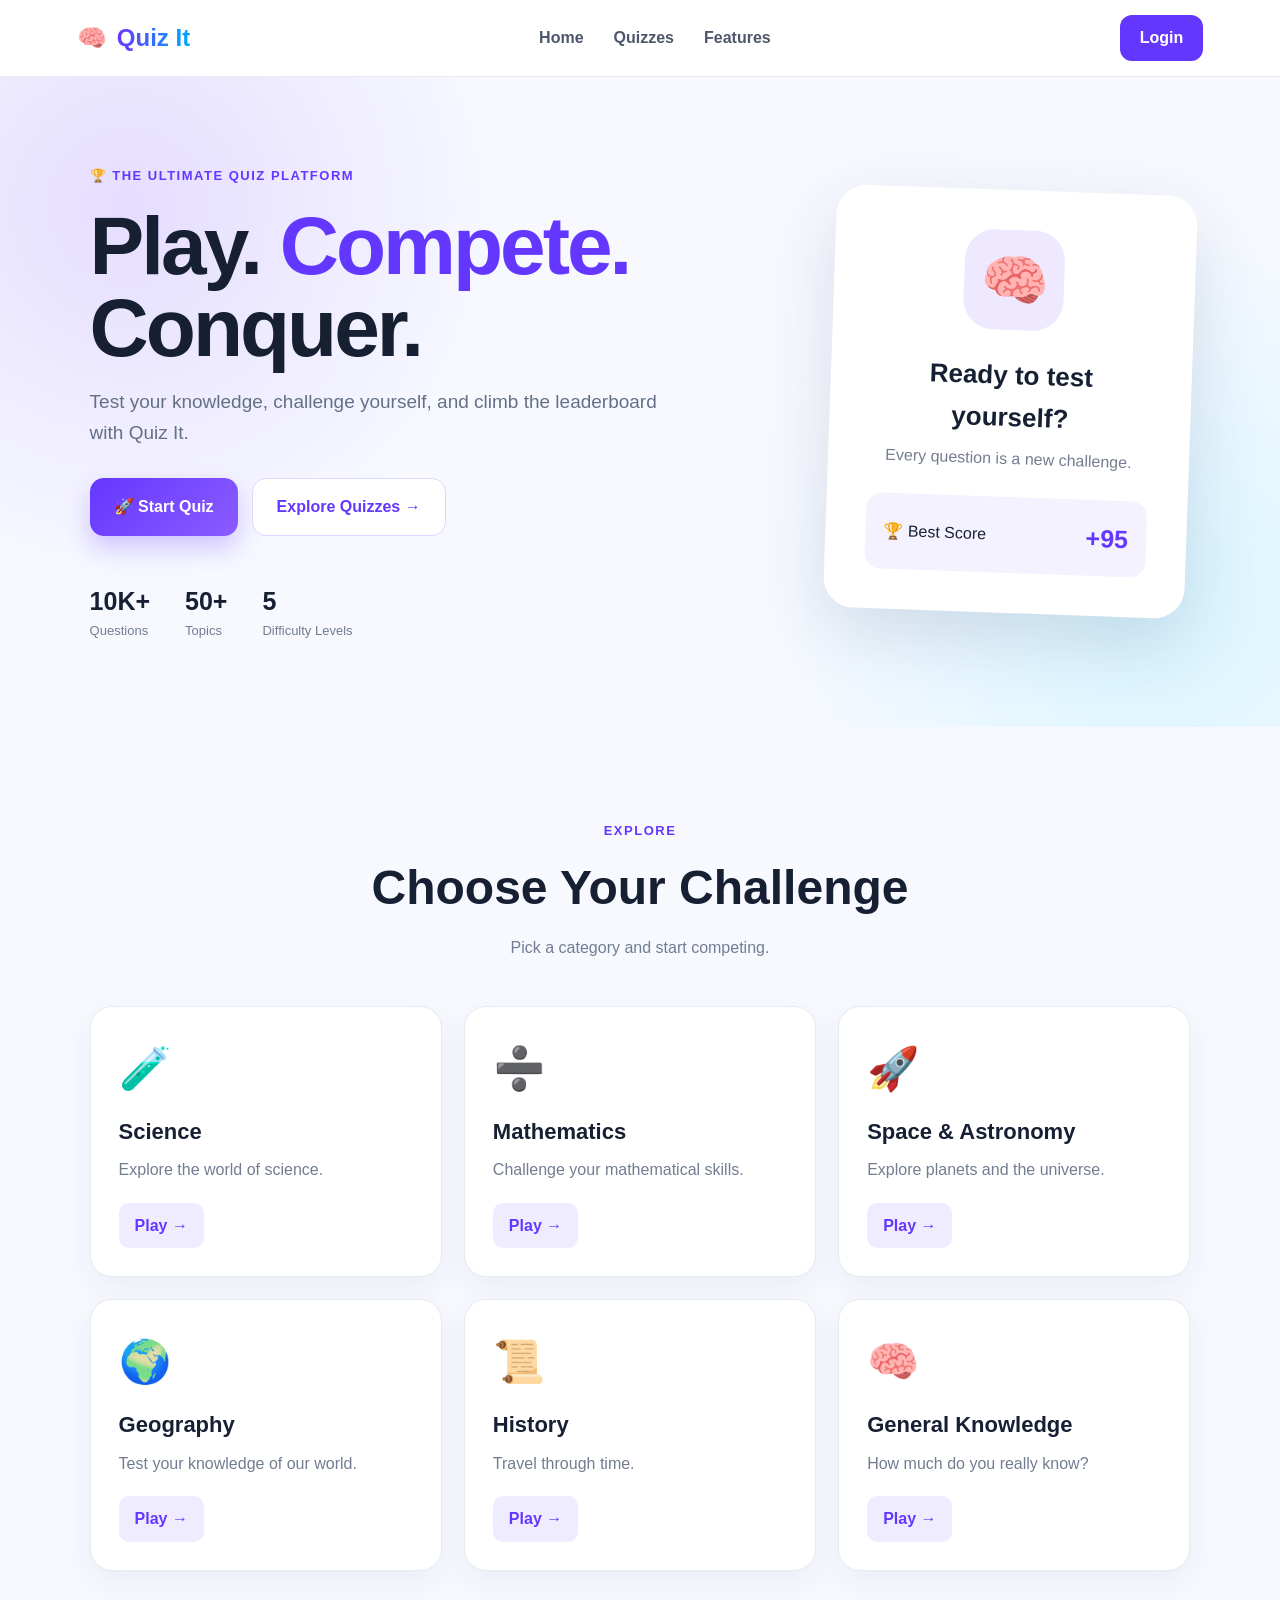
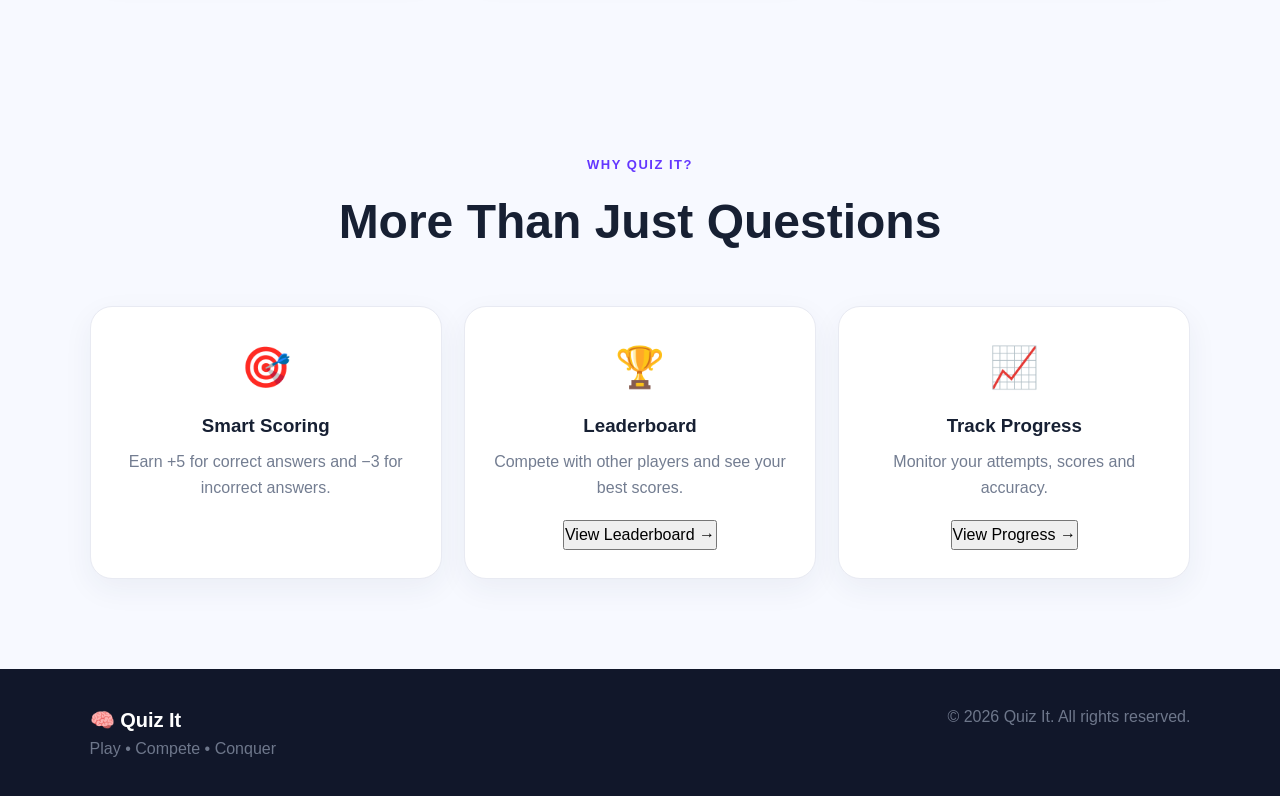
<file: index.html>
<!DOCTYPE html>
<html lang="en">
<head>
    <meta charset="UTF-8">
    <meta name="viewport" content="width=device-width, initial-scale=1.0">

    <title>Quiz It | Play • Compete • Conquer</title>

    <link rel="stylesheet" href="style.css">
</head>

<body>

<header class="navbar">

    <div class="logo">
        🧠 <span>Quiz It</span>
    </div>

    <nav>
        <a href="#home">Home</a>
        <a href="#quizzes">Quizzes</a>
        <a href="#features">Features</a>
    </nav>

    <button
        class="login-btn"
        onclick="location.href='login.html'">
        Login
    </button>

</header>


<main>

<section class="hero" id="home">

    <div class="hero-content">

        <span class="badge">
            🏆 THE ULTIMATE QUIZ PLATFORM
        </span>

        <h1>
            Play.
            <span>Compete.</span>
            Conquer.
        </h1>

        <p>
            Test your knowledge, challenge yourself,
            and climb the leaderboard with Quiz It.
        </p>

        <div class="hero-buttons">

            <button
                class="primary-btn"
                onclick="startQuiz()">
                🚀 Start Quiz
            </button>

            <button
                class="secondary-btn"
                onclick="scrollToQuizzes()">
                Explore Quizzes →
            </button>

        </div>

        <div class="stats">

            <div>
                <strong>10K+</strong>
                <span>Questions</span>
            </div>

            <div>
                <strong>50+</strong>
                <span>Topics</span>
            </div>

            <div>
                <strong>5</strong>
                <span>Difficulty Levels</span>
            </div>

        </div>

    </div>


    <div class="hero-card">

        <div class="floating-icon">🧠</div>

        <h2>
            Ready to test yourself?
        </h2>

        <p>
            Every question is a new challenge.
        </p>

        <div class="score-preview">

            <span>🏆 Best Score</span>

            <strong>+95</strong>

        </div>

    </div>

</section>


<section
    class="categories"
    id="quizzes">

    <div class="section-title">

        <span>EXPLORE</span>

        <h2>
            Choose Your Challenge
        </h2>

        <p>
            Pick a category and start competing.
        </p>

    </div>


    <div class="category-grid">

        <article class="category-card">
            <div>🧪</div>
            <h3>Science</h3>
            <p>Explore the world of science.</p>
            <button onclick="openCategory('science')">
                Play →
            </button>
        </article>


        <article class="category-card">
            <div>➗</div>
            <h3>Mathematics</h3>
            <p>Challenge your mathematical skills.</p>
            <button onclick="openCategory('mathematics')">
                Play →
            </button>
        </article>


        <article class="category-card">
            <div>🚀</div>
            <h3>Space & Astronomy</h3>
            <p>Explore planets and the universe.</p>
            <button onclick="openCategory('space')">
                Play →
            </button>
        </article>


        <article class="category-card">
            <div>🌍</div>
            <h3>Geography</h3>
            <p>Test your knowledge of our world.</p>
            <button onclick="openCategory('geography')">
                Play →
            </button>
        </article>


        <article class="category-card">
            <div>📜</div>
            <h3>History</h3>
            <p>Travel through time.</p>
            <button onclick="openCategory('history')">
                Play →
            </button>
        </article>


        <article class="category-card">
            <div>🧠</div>
            <h3>General Knowledge</h3>
            <p>How much do you really know?</p>
            <button onclick="openCategory('gk')">
                Play →
            </button>
        </article>

    </div>

</section>


<section
    class="features"
    id="features">

    <div class="section-title">

        <span>WHY QUIZ IT?</span>

        <h2>
            More Than Just Questions
        </h2>

    </div>


    <div class="feature-grid">

        <div class="feature">
            <span>🎯</span>
            <h3>Smart Scoring</h3>
            <p>
                Earn +5 for correct answers
                and −3 for incorrect answers.
            </p>
        </div>

        <div class="feature">
    <span>🏆</span>
    <h3>Leaderboard</h3>
    <p>
        Compete with other players and see
        your best scores.
    </p>

    <button onclick="showLeaderboard()">
        View Leaderboard →
    </button>
        </div>

        <div class="feature">
    <span>📈</span>
    <h3>Track Progress</h3>
    <p>
        Monitor your attempts, scores
        and accuracy.
    </p>

    <button onclick="showProgress()">
        View Progress →
    </button>
        </div>

    </div>

</section>

</main>


<footer>

    <div>
        <strong>🧠 Quiz It</strong>
        <p>Play • Compete • Conquer</p>
    </div>

    <p>
        © 2026 Quiz It. All rights reserved.
    </p>

</footer>


<script src="script.js"></script>

</body>
          </html>
</file>
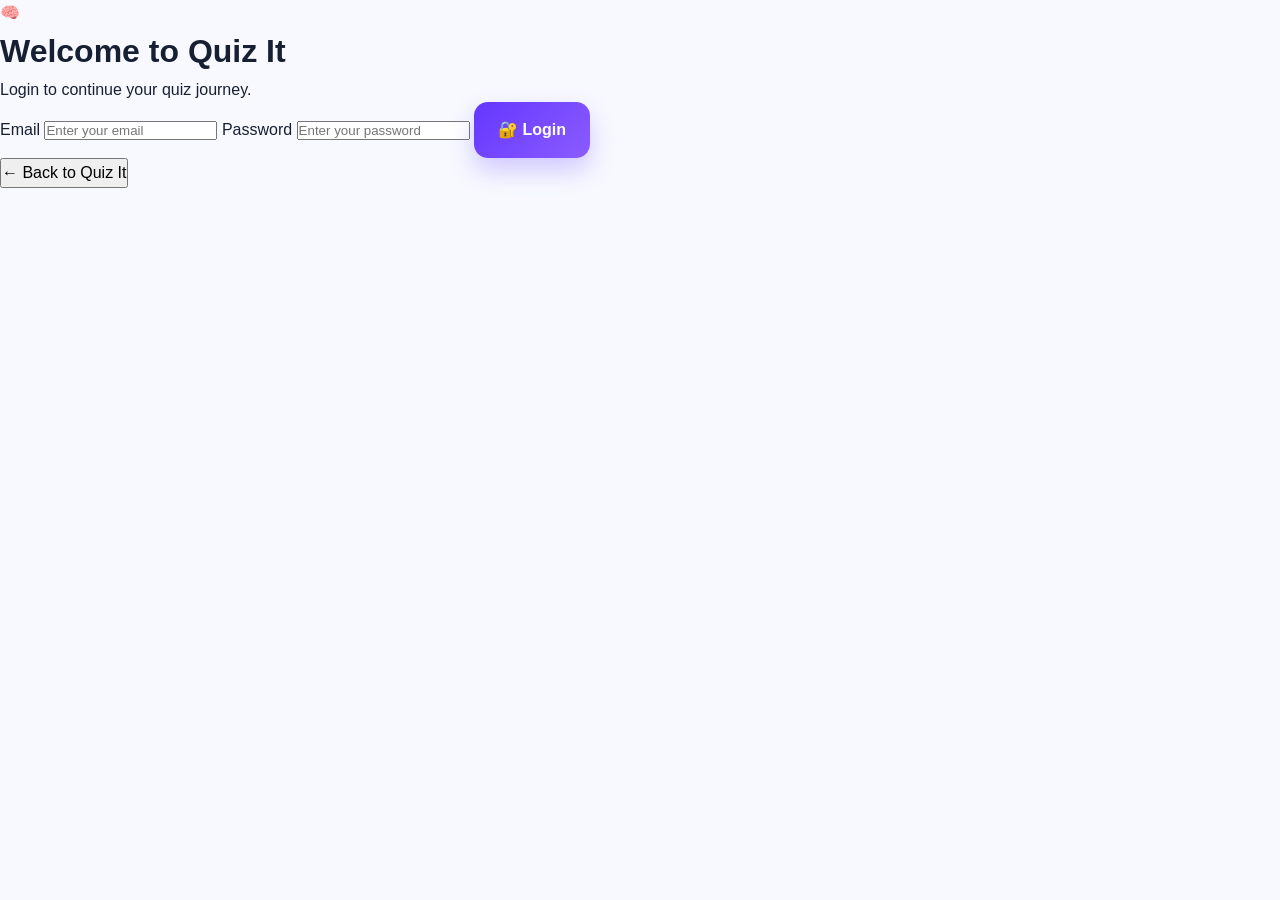
<file: login.html>
<!DOCTYPE html>
<html lang="en">

<head>

    <meta charset="UTF-8">

    <meta
        name="viewport"
        content="width=device-width, initial-scale=1.0">

    <title>Login | Quiz It</title>

    <link
        rel="stylesheet"
        href="style.css">

</head>

<body>

    <main class="login-page">

        <div class="login-card">

            <div class="login-logo">
                🧠
            </div>

            <h1>
                Welcome to Quiz It
            </h1>

            <p>
                Login to continue your quiz journey.
            </p>

            <form id="loginForm">

                <label>
                    Email
                </label>

                <input
                    type="email"
                    id="loginEmail"
                    placeholder="Enter your email"
                    required>

                <label>
                    Password
                </label>

                <input
                    type="password"
                    id="loginPassword"
                    placeholder="Enter your password"
                    required>

                <button
                    type="submit"
                    class="primary-btn">

                    🔐 Login

                </button>

            </form>

            <p id="loginMessage"></p>

            <button
                class="back-btn"
                onclick="location.href='index.html'">

                ← Back to Quiz It

            </button>

        </div>

    </main>


<script>

document
    .getElementById("loginForm")
    .addEventListener("submit", function(event) {

        event.preventDefault();

        const email =
            document.getElementById("loginEmail").value;

        const password =
            document.getElementById("loginPassword").value;

        if (!email || !password) {

            return;

        }

        localStorage.setItem(
            "quizItUser",
            email
        );

        document.getElementById(
            "loginMessage"
        ).textContent =
            "✅ Login successful!";

        setTimeout(function() {

            location.href = "index.html";

        }, 800);

    });

</script>

</body>

</html>
</file>
<file: style.css>
* {
    margin: 0;
    padding: 0;
    box-sizing: border-box;
}

html {
    scroll-behavior: smooth;
}

body {
    font-family: Arial, Helvetica, sans-serif;
    color: #172033;
    background: #f7f9ff;
    line-height: 1.6;
}

button {
    font: inherit;
    cursor: pointer;
}

.navbar {
    width: 100%;
    min-height: 76px;
    padding: 15px 6%;
    display: flex;
    align-items: center;
    justify-content: space-between;
    background: rgba(255, 255, 255, 0.95);
    border-bottom: 1px solid #e7eaf3;
    position: sticky;
    top: 0;
    z-index: 100;
}

.logo {
    display: flex;
    align-items: center;
    gap: 10px;
    font-size: 24px;
    font-weight: 800;
}

.logo span {
    background: linear-gradient(90deg, #6c35ff, #00a8ff);
    -webkit-background-clip: text;
    -webkit-text-fill-color: transparent;
}

.navbar nav {
    display: flex;
    gap: 30px;
}

.navbar nav a {
    color: #4d566b;
    text-decoration: none;
    font-weight: 600;
}

.navbar nav a:hover {
    color: #6437ff;
}

.login-btn {
    padding: 10px 20px;
    border: 0;
    border-radius: 12px;
    color: white;
    background: #6437ff;
    font-weight: 700;
}

.hero {
    min-height: 650px;
    padding: 80px 7%;
    display: flex;
    align-items: center;
    justify-content: space-between;
    gap: 60px;
    background:
        radial-gradient(circle at 10% 20%, #e5ddff 0, transparent 30%),
        radial-gradient(circle at 90% 80%, #d8f5ff 0, transparent 30%),
        #f7f9ff;
}

.hero-content {
    max-width: 680px;
}

.badge,
.section-title span {
    color: #6437ff;
    font-size: 13px;
    font-weight: 800;
    letter-spacing: 1.5px;
}

.hero h1 {
    margin: 18px 0;
    font-size: clamp(48px, 7vw, 82px);
    line-height: 1;
    letter-spacing: -3px;
}

.hero h1 span {
    color: #6437ff;
}

.hero-content > p {
    max-width: 600px;
    color: #657086;
    font-size: 19px;
}

.hero-buttons {
    margin-top: 30px;
    display: flex;
    gap: 14px;
    flex-wrap: wrap;
}

.primary-btn,
.secondary-btn {
    padding: 15px 24px;
    border-radius: 14px;
    font-weight: 800;
    border: 0;
}

.primary-btn {
    color: white;
    background: linear-gradient(135deg, #6437ff, #8b5cff);
    box-shadow: 0 12px 25px rgba(100, 55, 255, .25);
}

.secondary-btn {
    color: #6437ff;
    background: white;
    border: 1px solid #ddd8ff;
}

.stats {
    margin-top: 45px;
    display: flex;
    gap: 35px;
    flex-wrap: wrap;
}

.stats div {
    display: flex;
    flex-direction: column;
}

.stats strong {
    font-size: 25px;
}

.stats span {
    color: #737d91;
    font-size: 13px;
}

.hero-card {
    width: min(380px, 100%);
    padding: 40px;
    text-align: center;
    border-radius: 30px;
    background: white;
    box-shadow: 0 25px 70px rgba(49, 60, 100, .15);
    transform: rotate(2deg);
}

.floating-icon {
    width: 100px;
    height: 100px;
    margin: 0 auto 25px;
    display: grid;
    place-items: center;
    border-radius: 30px;
    font-size: 55px;
    background: #eee9ff;
}

.hero-card h2 {
    font-size: 26px;
}

.hero-card p {
    margin-top: 8px;
    color: #747d90;
}

.score-preview {
    margin-top: 25px;
    padding: 18px;
    display: flex;
    align-items: center;
    justify-content: space-between;
    border-radius: 16px;
    background: #f5f2ff;
}

.score-preview strong {
    color: #6437ff;
    font-size: 25px;
}

.categories,
.features {
    padding: 90px 7%;
}

.section-title {
    text-align: center;
    margin-bottom: 45px;
}

.section-title h2 {
    margin-top: 8px;
    font-size: clamp(32px, 5vw, 48px);
}

.section-title p {
    margin-top: 8px;
    color: #737d91;
}

.category-grid,
.feature-grid {
    max-width: 1200px;
    margin: auto;
    display: grid;
    grid-template-columns: repeat(3, 1fr);
    gap: 22px;
}

.category-card,
.feature {
    padding: 28px;
    border-radius: 22px;
    background: white;
    border: 1px solid #e8eaf2;
    box-shadow: 0 10px 30px rgba(40, 50, 80, .06);
}

.category-card > div {
    font-size: 42px;
}

.category-card h3 {
    margin-top: 12px;
    font-size: 22px;
}

.category-card p,
.feature p {
    margin: 8px 0 20px;
    color: #737d91;
}

.category-card button {
    padding: 10px 16px;
    border: 0;
    border-radius: 10px;
    color: #6437ff;
    background: #f0ecff;
    font-weight: 800;
}

.feature {
    text-align: center;
}

.feature span {
    font-size: 40px;
}

.feature h3 {
    margin-top: 12px;
}

footer {
    padding: 35px 7%;
    display: flex;
    justify-content: space-between;
    gap: 20px;
    flex-wrap: wrap;
    color: #6e778b;
    background: #11172a;
}

footer strong {
    color: white;
    font-size: 20px;
}

@media (max-width: 800px) {

    .navbar nav {
        display: none;
    }

    .hero {
        padding: 60px 6%;
        flex-direction: column;
        text-align: center;
    }

    .hero-content {
        display: flex;
        flex-direction: column;
        align-items: center;
    }

    .stats {
        justify-content: center;
    }

    .hero-card {
        transform: none;
    }

    .category-grid,
    .feature-grid {
        grid-template-columns: 1fr;
    }

}

@media (max-width: 450px) {

    .navbar {
        padding: 12px 5%;
    }

    .logo {
        font-size: 20px;
    }

    .login-btn {
        padding: 8px 14px;
    }

    .hero {
        min-height: auto;
        padding-top: 50px;
        padding-bottom: 60px;
    }

    .hero h1 {
        font-size: 48px;
        letter-spacing: -2px;
    }

    .hero-card {
        padding: 28px 20px;
    }

    .stats {
        gap: 20px;
    }

  }
</file>
